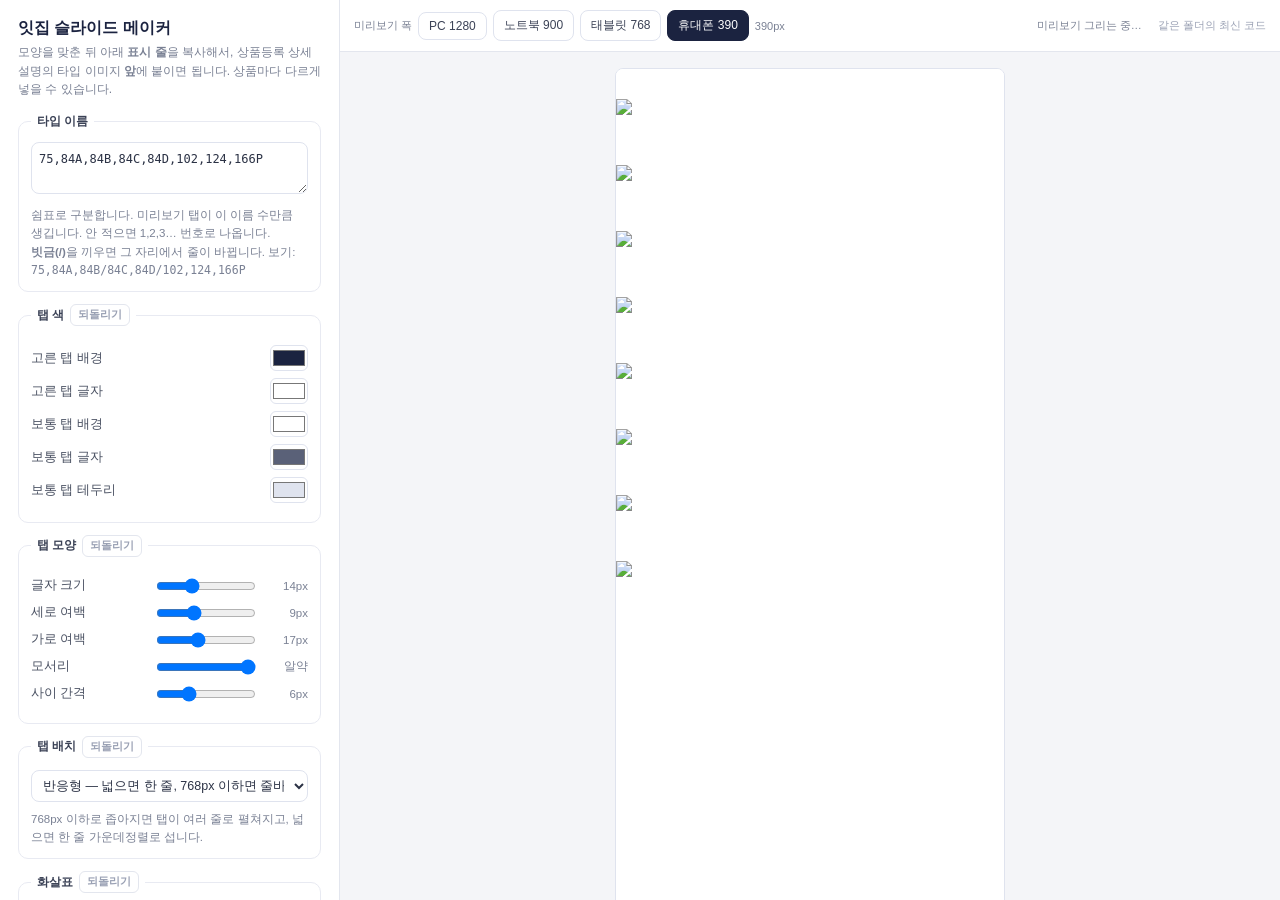
<file: slide-maker.html>
<!doctype html><meta charset=utf-8><meta name=viewport content="width=device-width,initial-scale=1">
<title>잇집 슬라이드 메이커</title>
<link rel="icon" href="favicon.svg" type="image/svg+xml">
<style>
*{box-sizing:border-box}
body{margin:0;font-family:'Pretendard','Malgun Gothic',sans-serif;color:#1b2340;background:#f4f5f8;display:flex;height:100vh;overflow:hidden}
h1{font-size:16px;margin:0 0 4px}
.sub{font-size:12px;color:#7a8194;margin:0 0 14px;line-height:1.55}
#panel{width:340px;flex:0 0 340px;background:#fff;border-right:1px solid #e3e6ee;padding:18px;overflow-y:auto}
#right{flex:1;display:flex;flex-direction:column;min-width:0}
#bar{flex:0 0 auto;padding:10px 14px;background:#fff;border-bottom:1px solid #e3e6ee;display:flex;gap:6px;align-items:center;flex-wrap:wrap}
#stage{flex:1;overflow:auto;padding:16px;display:flex;justify-content:center;align-items:flex-start}
#pv{border:1px solid #dfe3ee;background:#fff;border-radius:8px;flex:0 0 auto}
fieldset{border:1px solid #e8eaf2;border-radius:10px;padding:12px;margin:0 0 12px}
legend{font-size:12px;font-weight:800;color:#3b4256;padding:0 6px}
.row{display:flex;align-items:center;gap:8px;margin:7px 0;font-size:12.5px}
.row label{flex:1;color:#4b5263}
input[type=color]{width:38px;height:26px;padding:0;border:1px solid #dfe3ee;border-radius:6px;background:#fff;cursor:pointer}
input[type=range]{width:100px}
.val{width:42px;text-align:right;color:#7a8194;font-size:11.5px;font-variant-numeric:tabular-nums}
select,textarea,input[type=text]{width:100%;padding:7px;border:1px solid #dfe3ee;border-radius:8px;font:inherit;font-size:12.5px;background:#fff;color:#2b3245}
textarea{resize:vertical;font-family:ui-monospace,Consolas,monospace;font-size:12px;line-height:1.5}
button{font:inherit;cursor:pointer;border-radius:8px;border:1px solid #dfe3ee;background:#fff;padding:6px 10px;font-size:12px;color:#3b4256}
button.on{background:#1b2340;border-color:#1b2340;color:#fff}
button.go{background:#3700ff;border-color:#3700ff;color:#fff;font-weight:700;padding:8px 12px;font-size:12.5px}
.out{width:100%;height:78px;background:#fbfbfd}
.note{font-size:11.5px;color:#7a8194;line-height:1.6;margin:8px 0 0}
.tag{font-size:11px;color:#7a8194}
.chk{display:flex;align-items:center;gap:6px;font-size:12.5px;color:#4b5263;margin:7px 0}
.chk input{width:15px;height:15px;margin:0;accent-color:#3700ff}
legend{display:flex;align-items:center;gap:6px}
.rst{border:1px solid #e3e6ee;background:#fff;color:#9aa1b4;border-radius:6px;padding:2px 7px;font-size:10.5px;font-weight:600;line-height:1.5}
.rst:hover{color:#3700ff;border-color:#c9c2ff;background:#f6f4ff}
.rst.done{color:#3700ff;border-color:#3700ff}
</style>

<div id=panel>
  <h1>잇집 슬라이드 메이커</h1>
  <p class=sub>모양을 맞춘 뒤 아래 <b>표시 줄</b>을 복사해서, 상품등록 상세설명의 타입 이미지 <b>앞</b>에 붙이면 됩니다. 상품마다 다르게 넣을 수 있습니다.</p>

  <fieldset><legend>타입 이름</legend>
    <textarea id=names rows=2 spellcheck=false>75,84A,84B,84C,84D,102,124,166P</textarea>
    <p class=note>쉼표로 구분합니다. 미리보기 탭이 이 이름 수만큼 생깁니다. 안 적으면 1,2,3… 번호로 나옵니다.<br>    <b>빗금(/)</b>을 끼우면 그 자리에서 줄이 바뀝니다. 보기: <code>75,84A,84B/84C,84D/102,124,166P</code></p>
  </fieldset>

  <fieldset data-grp="v_색,v_글자,v_탭배경,v_탭글자,v_테두리"><legend>탭 색 <button type=button class=rst>되돌리기</button></legend>
    <div class=row><label>고른 탭 배경</label><input type=color id=v_색 value="#1b2340"><input type=checkbox class=use data-k=색 checked hidden></div>
    <div class=row><label>고른 탭 글자</label><input type=color id=v_글자 value="#ffffff"></div>
    <div class=row><label>보통 탭 배경</label><input type=color id=v_탭배경 value="#ffffff"></div>
    <div class=row><label>보통 탭 글자</label><input type=color id=v_탭글자 value="#5a6178"></div>
    <div class=row><label>보통 탭 테두리</label><input type=color id=v_테두리 value="#dfe3ee"></div>
  </fieldset>

  <fieldset data-grp="v_크기,py,px,v_모서리,v_간격"><legend>탭 모양 <button type=button class=rst>되돌리기</button></legend>
    <div class=row><label>글자 크기</label><input type=range id=v_크기 min=10 max=22 value=14><span class=val id=s_크기></span></div>
    <div class=row><label>세로 여백</label><input type=range id=py min=4 max=18 value=9><span class=val id=s_py></span></div>
    <div class=row><label>가로 여백</label><input type=range id=px min=8 max=30 value=17><span class=val id=s_px></span></div>
    <div class=row><label>모서리</label><input type=range id=v_모서리 min=0 max=999 value=999><span class=val id=s_모서리></span></div>
    <div class=row><label>사이 간격</label><input type=range id=v_간격 min=0 max=20 value=6><span class=val id=s_간격></span></div>
  </fieldset>

  <fieldset data-grp="v_배치,v_한줄"><legend>탭 배치 <button type=button class=rst>되돌리기</button></legend>
    <select id=v_배치>
      <option value=반응형>반응형 — 넓으면 한 줄, 768px 이하면 줄바꿈</option>
      <option value=줄바꿈>항상 줄바꿈 — 전부 펼쳐서 보임</option>
      <option value=스크롤>항상 한 줄 — 넘치면 옆으로 밀어서 봄</option>
    </select>
    <div class=row id=perRow><label>한 줄에</label>
      <select id=v_한줄 style="width:auto">
        <option value=자동>자동 (들어가는 대로)</option>
        <option value=2>2개씩</option><option value=3>3개씩</option><option value=4>4개씩</option>
        <option value=5>5개씩</option><option value=6>6개씩</option><option value=7>7개씩</option>
        <option value=8>8개씩</option>
      </select>
    </div>
    <p class=note id=n_배치></p>
  </fieldset>

  <fieldset data-grp="v_화살표,arrowc,arrowo,v_화살표크기"><legend>화살표 <button type=button class=rst>되돌리기</button></legend>
    <select id=v_화살표>
      <option value=pc>넓은 화면에서만 (좁으면 손가락으로 밀기)</option>
      <option value=항상>항상 보이기</option>
      <option value=없음>쓰지 않기</option>
    </select>
    <div class=row><label>동그라미 색</label><input type=color id=arrowc value="#1b2340"></div>
    <div class=row><label>진하기</label><input type=range id=arrowo min=10 max=100 value=50><span class=val id=s_arrowo></span></div>
    <div class=row><label>지름</label><input type=range id=v_화살표크기 min=24 max=72 value=38><span class=val id=s_화살표크기></span></div>
  </fieldset>

  <fieldset data-grp="v_창모서리"><legend>창 <button type=button class=rst>되돌리기</button></legend>
    <div class=row><label>모서리 둥글기</label><input type=range id=v_창모서리 min=0 max=40 value=12><span class=val id=s_창모서리></span></div>
  </fieldset>

  <fieldset><legend>붙여넣을 표시</legend>
    <div class=chk><input type=checkbox id=onlychanged checked><label for=onlychanged>바꾼 것만 적기 (줄이 짧아집니다)</label></div>
    <textarea id=out class=out readonly spellcheck=false></textarea>
    <div class=row style="margin-top:6px">
      <button class=go id=copy style="flex:1">시작 줄 복사</button>
      <button id=copyend>끝 줄 복사</button>
      <button id=reset>처음으로</button>
    </div>
    <p class=note><b>넣는 법</b><br>1. 상세설명에서 타입 이미지 <b>바로 앞</b>에 위 시작 줄을 붙입니다.<br>2. 타입 이미지 <b>바로 뒤</b>에 <code>[슬라이드끝]</code>을 붙입니다.<br>3. 저장하고 <b>Ctrl+Shift+R</b>로 새로고침.</p>
  </fieldset>
</div>

<div id=right>
  <div id=bar>
    <span class=tag>미리보기 폭</span>
    <button data-w=1280>PC 1280</button>
    <button data-w=900>노트북 900</button>
    <button data-w=768>태블릿 768</button>
    <button data-w=390 class=on>휴대폰 390</button>
    <span class=tag id=wnow>390px</span>
    <span class=tag id=state style="margin-left:auto"></span>
    <span class=tag id=src style="margin-left:10px;color:#9aa1b4">읽는 중…</span>
  </div>
  <div id=stage><iframe id=pv width=390 height=900 frameborder=0></iframe></div>
</div>

<script>
var IMGS = ["https://cdn.qshop.ai/94548/shop/product/ff0be740871111f189a2c70bc48d3d2e.png?id=15709778", "https://cdn.qshop.ai/94548/shop/product/ff124fe0871111f18aa427a112365b26.png?id=15709784", "https://cdn.qshop.ai/94548/shop/product/ff0bc030871111f194ad3d2e923d85e0.png?id=15709777", "https://cdn.qshop.ai/94548/shop/product/ff1499d0871111f189a2c70bc48d3d2e.png?id=15709779", "https://cdn.qshop.ai/94548/shop/product/ff0d1fc0871111f194ad3d2e923d85e0.png?id=15709781", "https://cdn.qshop.ai/94548/shop/product/ff0ea660871111f194ad3d2e923d85e0.png?id=15709780", "https://cdn.qshop.ai/94548/shop/product/ff136150871111f186c403b5644299bb.png?id=15709785", "https://cdn.qshop.ai/94548/shop/product/ff10c940871111f189a2c70bc48d3d2e.png?id=15709783"];
var BASECSS = "/* ===== itzip-7-slide.css ===== */\n/* 본문 한 구간을 좌우로 넘기게 만든 슬라이더. 구조는 itzip-7-slide.js 가 만듭니다.\n\n     div.izs\n       div.izs-tabs        이름(또는 번호) 알약들\n         button(.on)\n       div.izs-view        보이는 창. 높이는 고른 장에 맞춰 인라인으로 들어갑니다\n         div.izs-track     슬라이드를 옆으로 늘어놓고 translateX 로 밉니다\n           div.izs-s       한 장. 높이가 저마다 달라 인라인 padding-bottom 으로 받습니다\n             img           원본 이미지. 위로 끌어올려 자기 구간만 보입니다\n         b.izs-a           좌우 화살표\n\n   왜 이미지를 잘라 새로 만들지 않고 밀어 올리나: 타입 이미지는 여러 장이 세로로 이어 붙은\n   한 장으로 오기도 합니다. canvas 로 잘라 새 이미지를 만들면 같은 그림을 두 벌 들게 되고\n   (7429px 짜리라 메모리가 큽니다) 화면 폭이 바뀔 때마다 다시 그려야 합니다. 같은 원본을\n   여러 슬라이드가 나눠 쓰고 보이는 구간만 다르게 하면 이미 받아 둔 그림 한 장으로 끝납니다.\n\n   크기는 전부 퍼센트라서 창 크기가 바뀌어도 JS 가 다시 계산할 일이 없습니다.\n     .izs-s 의 padding-bottom = 그 장 높이 / 원본 폭      (퍼센트 padding 은 폭 기준)\n     img 의 translateY        = -그 장 시작 y / 원본 높이 (퍼센트 translate 는 제 높이 기준)\n   이 계산은 이미지가 상자 폭을 정확히 100% 채운다는 전제 위에 섭니다. 아래 img 규칙이\n   그것을 보장합니다. */\n\n/* 색과 크기는 전부 여기 변수로 모아 두었습니다. 모양을 바꾸려면 이 파일을 헤집지 말고\n   맨 아래에 .izs{--izs-on-bg:#3700ff} 처럼 덮어쓰는 뭉치만 붙이면 됩니다.\n   슬라이드메이커(로컬 html)가 그 뭉치를 만들어 줍니다. */\n.izs{\n  --izs-on-bg:#1b2340;               /* 고른 탭 배경 */\n  --izs-on-fg:#fff;                  /* 고른 탭 글자 */\n  --izs-off-bg:#fff;                 /* 보통 탭 배경 */\n  --izs-off-fg:#5a6178;              /* 보통 탭 글자 */\n  --izs-off-line:#dfe3ee;            /* 보통 탭 테두리 */\n  --izs-tab-pad:9px 17px;            /* 탭 안쪽 여백 */\n  --izs-tab-size:14px;               /* 탭 글자 크기 */\n  --izs-tab-round:999px;             /* 탭 모서리. 999 면 알약, 8 이면 사각 */\n  --izs-gap:6px;                     /* 탭 사이 간격 */\n  --izs-round:12px;                  /* 창 모서리 */\n  --izs-arrow:rgba(27,35,64,.5);     /* 화살표 동그라미 */\n  --izs-arrow-on:rgba(27,35,64,.75); /* 화살표 동그라미(마우스 올렸을 때) */\n  --izs-arrow-size:38px;             /* 화살표 지름 */\n  --izs-per:4;                       /* 한 줄에 몇 개 (표시에 한줄=N 을 적었을 때만 씀) */\n  max-width:860px;margin:24px auto;text-align:left\n}\n\n/* 알약 탭. 가운데로 모으되 넘치면 가로로 밉니다. 스크롤 막대는 감춥니다.\n   justify-content 를 두 번 쓰는 것은 오타가 아닙니다. 그냥 center 로 두면 탭이 상자보다\n   길어졌을 때 왼쪽으로 넘친 부분이 스크롤로도 닿지 않습니다(첫 탭이 잘려서 안 나옵니다).\n   safe center 는 넘치는 순간 알아서 왼쪽 붙임으로 물러섭니다. 이 값을 모르는 브라우저는\n   그 줄을 통째로 버리고 앞의 center 를 쓰므로, 넉넉한 PC 에서는 어디서나 가운데로 섭니다. */\n.izs-tabs{display:flex;justify-content:center;justify-content:safe center;gap:var(--izs-gap);overflow-x:auto;padding:0 2px 12px;scrollbar-width:none;-webkit-overflow-scrolling:touch}\n.izs-tabs::-webkit-scrollbar{display:none}\n/* font 단축 속성에 inherit 를 섞으면 안 됩니다. inherit 같은 CSS 공통 낱말은 값 전체일\n   때만 쓸 수 있어서, font:700 14px/1 inherit 는 무효가 되고 선언이 통째로 버려집니다.\n   그러면 글자 크기가 상속값(대개 16px)으로 서서 지정한 크기가 안 먹습니다.\n   그래서 아래처럼 낱개 속성으로 풀어 씁니다. 변수(var)를 쓰려면 어차피 이 편이 안전합니다. */\n.izs-tabs button{flex:0 0 auto;margin:0;border:1px solid var(--izs-off-line);background:var(--izs-off-bg);color:var(--izs-off-fg);border-radius:var(--izs-tab-round);padding:var(--izs-tab-pad);font-weight:700;font-size:var(--izs-tab-size);line-height:1;font-family:inherit;letter-spacing:-.01em;cursor:pointer;transition:background .15s,color .15s,border-color .15s}\n.izs-tabs button.on{background:var(--izs-on-bg);border-color:var(--izs-on-bg);color:var(--izs-on-fg)}\n\n/* 창 높이는 고른 장에 맞춰 JS 가 인라인 padding-bottom 으로 넣습니다. height:0 인 이유는\n   퍼센트 padding 만으로 높이를 만들기 위해서입니다. 장마다 높이가 10% 넘게 차이 나서\n   가장 큰 것에 맞춰 두면 짧은 장 아래에 흰 바닥이 한참 남습니다. */\n.izs-view{position:relative;overflow:hidden;height:0;background:#fff;border-radius:var(--izs-round);transition:padding-bottom .3s ease}\n\n/* align-items 를 flex-start 로 두는 것이 중요합니다. 기본값 stretch 면 슬라이드가 트랙\n   높이까지 늘어나 저마다의 높이가 무시되고 다음 장 머리가 아래에 비쳐 보입니다. */\n.izs-track{position:absolute;top:0;left:0;width:100%;display:flex;align-items:flex-start;transition:transform .3s ease}\n.izs-s{flex:0 0 100%;position:relative;height:0;overflow:hidden}\n\n/* 큐샵과 랜딩 조각이 .productDetailPage #detail img 에 width:auto!important 를 걸어 둡니다.\n   (1,1,1) 이라 클래스 하나로는 !important 를 붙여도 못 이기므로 같은 앞머리에 우리 클래스를\n   얹어 (1,2,1) 로 이깁니다. 폭이 auto 로 서면 858px 짜리가 860 상자 안에서 99.8% 만 차지해\n   위 퍼센트 계산이 그만큼 어긋납니다. 상세페이지 밖에서도 쓰일 수 있게 클래스만 쓴 규칙을\n   같이 둡니다. */\n.izs-s img,.productDetailPage #detail .izs-s img{position:absolute!important;top:0!important;left:0!important;width:100%!important;max-width:none!important;height:auto!important;margin:0!important;display:block!important}\n\n/* 화살표. 창 높이 한가운데에 세웁니다. top 이 퍼센트라 고른 장의 높이를 따라가고,\n   자기 키의 절반만큼 끌어올려야 진짜 가운데에 섭니다.\n   꺾쇠는 글자가 아니라 배경 그림입니다. 홑화살괄호 같은 글자는 폰트마다 좌우 여백이 달라\n   동그라미 한가운데에 안 서기 때문입니다. 그림 안에서 꺾쇠는 x 9.5~14.5, y 6.5~17.5 라\n   24x24 상자의 정중앙(12,12)에 놓이고, background-position:center 가 그 그림을 동그라미\n   한가운데에 놓습니다. 그래서 어떤 폰트에서도 언제나 가운데입니다.\n   꺾쇠는 흰색 고정입니다. 동그라미 색만 바꾸면 어떤 색 위에서도 읽히기 때문입니다.\n   왼쪽 화살표는 같은 그림을 좌우로 뒤집어 씁니다. 동그라미라 뒤집어도 티가 안 납니다.\n   끝에서 처음으로 도니까 비활성 상태가 없습니다. 언제나 둘 다 보입니다.\n   모바일은 손가락으로 밀면 되므로 감춥니다. */\n.izs-a{position:absolute;top:50%;z-index:3;width:var(--izs-arrow-size);height:var(--izs-arrow-size);margin-top:calc(var(--izs-arrow-size) / -2);border-radius:50%;background-color:var(--izs-arrow);background-image:url(\"data:image/svg+xml;utf8,<svg xmlns='http://www.w3.org/2000/svg' viewBox='0 0 24 24' fill='none' stroke='%23ffffff' stroke-width='2.4' stroke-linecap='round' stroke-linejoin='round'><path d='M9.5 6.5 14.5 12 9.5 17.5'/></svg>\");background-repeat:no-repeat;background-position:center;background-size:40% 40%;cursor:pointer;user-select:none}\n.izs-a:hover{background-color:var(--izs-arrow-on)}\n.izs-p{left:10px;transform:scaleX(-1)}\n.izs-n{right:10px}\n\n/* 상품마다 표시 한 줄로 고르는 것들. 표시에 배치=줄바꿈 처럼 적으면 js 가 이 클래스를\n   붙입니다. 클래스를 하나 더 낀 만큼 아래 @media 규칙보다 세므로 화면 폭과 상관없이\n   적은 대로 섭니다. 아무것도 안 적으면 이 클래스가 안 붙어서 기본(반응형)입니다. */\n.izs-wrap .izs-tabs{flex-wrap:wrap;overflow:visible}\n.izs-roll .izs-tabs{flex-wrap:nowrap;overflow-x:auto;overflow-y:hidden}\n\n/* 한 줄에 몇 개로 못박기. 표시에 한줄=4 라고 적으면 js 가 izs-fix 를 붙이고 --izs-per 에 4 를\n   넣습니다. 탭 하나가 (전체폭 - 사이간격들) / 개수 를 차지하므로 줄마다 정확히 그 개수가\n   섭니다. 개수로 안 떨어지는 마지막 줄은 위 safe center 가 가운데로 모아 줍니다.\n   이름이 길어 칸을 넘치면 말줄임표로 자릅니다. 칸 폭이 고정이라 넘치면 줄이 어그러집니다. */\n.izs-fix .izs-tabs button{flex:0 0 calc((100% - var(--izs-gap) * (var(--izs-per) - 1)) / var(--izs-per));text-align:center;overflow:hidden;text-overflow:ellipsis;white-space:nowrap}\n\n/* 이름 사이에 빗금(/)을 넣은 자리. 폭을 통째로 차지해 다음 탭을 아래 줄로 밀어냅니다.\n   높이가 0 이라 눈에는 안 보이고, gap 때문에 줄 간격만 살짝 벌어집니다. */\n.izs-br{flex:0 0 100%;height:0;margin:0;padding:0;border:0;background:none}\n.izs.izs-arw .izs-a{display:block}\n.izs.izs-noarw .izs-a{display:none}\n\n/* 모바일에서는 .ck-content 가 화면 폭까지 벌어져 있으므로(랜딩 조각의 breakout) 좌우 24 를\n   margin 으로 직접 넣어 유튜브 카드·예약폼과 여백을 맞춥니다.\n   탭은 옆으로 미는 대신 줄을 바꿔 전부 펼칩니다. 좁은 화면에서 옆으로 밀어야 하는 목록은\n   가려진 뒤쪽을 못 보고 지나치기 쉬운데, 타입은 전부 훑어보고 고르는 것이라 한눈에 다\n   보이는 편이 낫습니다. wrap 을 켜면 넘칠 일이 없으므로 스크롤 상자도 끕니다.\n   가운데정렬(safe center)은 위 기본 규칙 그대로라 줄마다 가운데로 섭니다.\n   이 줄바꿈 기준(768)과 배치 방식은 슬라이드메이커가 만들어 주는 뭉치로 덮어쓸 수 있습니다. */\n@media(max-width:768px){\n  .izs{margin:24px}\n  .izs-a{display:none}\n  .izs-tabs{flex-wrap:wrap;overflow:visible}\n}\n";
var SLIDEJS = "/* ===== itzip-7-slide.js ===== */\n(function () {\n  // 상세설명 본문의 한 구간을 좌우로 넘기는 슬라이더로 바꿉니다. 타입(평면도)처럼 이미지가\n  // 여러 장 이어지는 곳에 씁니다.\n  //\n  // 상세설명에 쓰는 표시 (예약폼과 같은 결입니다. 주석으로 넣어도 같습니다)\n  //   [슬라이드시작]                     여기부터\n  //   [슬라이드시작:59A,59B,74A]         탭에 이 이름들을 씁니다\n  //   [슬라이드끝]                       여기까지\n  //   <!--슬라이드시작--> <!--슬라이드끝-->\n  //\n  // 모양은 이름 뒤에 막대(|)로 이어 붙입니다. 상품마다 다르게 하려는 것이라 공통 css 가\n  // 아니라 이 표시 한 줄에 담습니다. 에디터는 style 태그를 지우지만 글은 남기니까요.\n  //   [슬라이드시작:59A,59B|색=#3700ff|배치=줄바꿈|화살표=항상]\n  //   색 글자 탭배경 탭글자 테두리 화살표색   색 이름이나 #코드\n  //   크기 모서리 간격 창모서리 화살표크기     숫자(px)\n  //   여백                                   '세로 가로' 두 숫자. 보기: 여백=9 17\n  //   배치      반응형(기본) | 줄바꿈 | 스크롤\n  //   한줄      한 줄에 몇 개로 끊을지. 보기: 한줄=4  (적으면 줄바꿈으로 칩니다)\n  //   화살표    pc(기본) | 항상 | 없음\n  // 이름 사이에 빗금(/)을 끼우면 그 자리에서 줄을 바꿉니다. 한 줄에 몇 개씩 나누는 것으로는\n  // 안 되는 배치를 손으로 정할 때 씁니다.  보기: 75,84A,84B/84C,84D/102,124,166P\n  // 안 적은 것은 기본값 그대로입니다. 오타는 조용히 무시합니다.\n  //\n  // 한 페이지에 여러 벌을 넣어도 됩니다. 시작과 끝을 짝지어 순서대로 다 만듭니다. 짝이 안\n  // 맞는 표시(끝이 없는 시작, 시작이 없는 끝)는 그냥 무시합니다.\n  //\n  // 두 표시 사이에 있는 것이 재료입니다. 이미지가 아닌 것(빈 문단 등)은 슬라이더에 안 들어\n  // 가고 같이 감춰집니다. 구간을 사람이 정해 주므로 코드가 '어디까지가 한 묶음인가'를\n  // 추측하지 않습니다. 나중에 사이에 글 한 줄을 끼워 넣어도 묶음이 깨지지 않습니다.\n  //\n  // 긴 이미지는 알아서 나눕니다: 타입 이미지는 보통 여러 타입이 세로로 이어 붙은 한 장으로\n  // 옵니다. 어느 현장은 12타입이 세 장에 나뉘어 있고 한 장이 7429px 입니다. 타입마다 맨 위에\n  // 가로를 꽉 채운 머리사진(타입명이 얹힌 사진)이 오고 평면도는 흰 바탕 가운데에만 그림이\n  // 있어 가로가 안 찹니다. 그래서 '가로가 거의 다 찬 줄'이 250px 넘게 이어지는 곳이 곧 한\n  // 장의 시작입니다. 머리사진 가운데에 흰 면적 상자가 얹혀 있어 한 번 끊기므로 120px 까지\n  // 벌어진 것은 이어진 것으로 봅니다. 캔버스에 폭 32 로 줄여 그린 뒤 읽습니다. 폭을 24 로\n  // 하든 96 으로 하든 같은 답이 나왔고 세 장을 합쳐 100ms 안쪽입니다.\n  // 나눌 곳을 못 찾으면 그 이미지는 통째로 한 장이 됩니다. 평범한 이미지 여러 장을 넣어도\n  // 그대로 한 장씩 슬라이드가 되므로 타입이 아닌 곳에도 그냥 쓸 수 있습니다.\n  //\n  // 이름은 적으면 탭에 쓰고 안 적으면 번호를 씁니다. 개수가 안 맞아도 번호로 물러설 뿐\n  // 슬라이더는 그대로 만듭니다. 표시를 못 찾거나 이미지가 없으면 아무것도 하지 않습니다.\n  //\n  // 이름은 '몇 장이어야 하는가' 를 알려 주는 구실도 합니다. 이미 타입별로 잘라 올린 현장에서\n  // 우리가 괜히 더 자르면 이름 수와 안 맞게 되는데, 그때는 자르지 않은 쪽을 씁니다. 그래서\n  // 긴 이미지로 올린 현장과 타입별로 잘라 올린 현장이 같은 표시 하나로 다 됩니다.\n  //\n  // 코드가 촘촘한 것은 취향이 아니라 큐샵 공통코드 한도 때문입니다. 주석은 빌드가 걷어냅니다.\n  if (window.fitSlideUp) return;      // 공통푸터는 페이지당 두 벌 실행됩니다\n  window.fitSlideUp = 1;\n  var W = 32, LIGHT = 245, FILL = .95, GAP = 120, MIN = 250, A = '슬라이드시작', B = '슬라이드끝';\n  function hit(s, w) {\n    // [슬라이드시작:이름,이름] 에서 뒤쪽 이름들만 떼어 냅니다. 대괄호와 공백은 있으나 없으나\n    // 같고, 콜론이 없으면 이름이 없는 것입니다.\n    var m = new RegExp('\\\\[?\\\\s*' + w + '\\\\s*[:\\uFF1A]?([^\\\\]\\\\n]*)').exec(s || '');\n    return m ? m[1] : null;\n  }\n  // 이름 목록. 쉼표로 나누고, 빗금(/)이 오면 그 다음 이름부터 새 줄에 놓습니다.\n  // 돌려주는 것은 {t:이름, br:앞에서 줄을 바꾸는가} 꾸러미들입니다.\n  function names(s) {\n    var out = [], buf = '', br = 0, i, ch;\n    s = String(s || '');\n    for (i = 0; i <= s.length; i++) {\n      ch = s.charAt(i);\n      if (i === s.length || ch === ',' || ch === '\\uFF0C' || ch === '/') {\n        buf = buf.replace(/^[\\s\\]]+|[\\s\\]]+$/g, '');\n        if (buf) { out.push({ t: buf, br: br }); br = 0; }\n        buf = '';\n        if (ch === '/') br = 1;\n        continue;\n      }\n      buf += ch;\n    }\n    return out;\n  }\n  // 이름 뒤 막대(|)로 이어 붙인 설정을 뽑습니다.\n  function opts(s) {\n    var a = String(s || '').split('|'), o = {}, i, m;\n    for (i = 1; i < a.length; i++) {\n      m = /^\\s*([^=]+?)\\s*=\\s*(.+?)\\s*$/.exec(a[i]);\n      if (m) o[m[1]] = m[2];\n    }\n    return o;\n  }\n  // 값은 에디터에서 온 남의 글자입니다. setProperty 는 이상한 값을 그냥 버리므로 css 가\n  // 깨질 일은 없지만, 미리 걸러 두면 오타 때문에 엉뚱한 모양이 되는 일이 없습니다.\n  var COLOR = /^(#[0-9a-f]{3,8}|rgba?\\([\\d.,%\\s]+\\)|[a-z]{3,20})$/i;\n  var TINT = { '색': '--izs-on-bg', '글자': '--izs-on-fg', '탭배경': '--izs-off-bg', '탭글자': '--izs-off-fg', '테두리': '--izs-off-line' };\n  var SPAN = { '크기': ['--izs-tab-size', 8, 30], '모서리': ['--izs-tab-round', 0, 999], '간격': ['--izs-gap', 0, 40], '창모서리': ['--izs-round', 0, 60], '화살표크기': ['--izs-arrow-size', 20, 90] };\n  function num(v, lo, hi) { var n = parseFloat(v); return isNaN(n) ? null : Math.max(lo, Math.min(hi, n)) + 'px'; }\n  // 설정을 슬라이더 상자에 입힙니다. 인라인이라 공통 css 의 기본값을 확실히 덮어씁니다.\n  function dress(box, o) {\n    var k, v;\n    for (k in TINT) if (o[k] && COLOR.test(o[k])) box.style.setProperty(TINT[k], o[k]);\n    if (o['화살표색'] && COLOR.test(o['화살표색'])) {\n      box.style.setProperty('--izs-arrow', o['화살표색']);\n      box.style.setProperty('--izs-arrow-on', o['화살표색']);\n    }\n    for (k in SPAN) if (o[k] && (v = num(o[k], SPAN[k][1], SPAN[k][2]))) box.style.setProperty(SPAN[k][0], v);\n    v = o['여백'];                                   // '세로 가로' 순서입니다\n    if (v && /^\\d+\\s+\\d+$/.test(v)) box.style.setProperty('--izs-tab-pad', v.replace(/(\\d+)\\s+(\\d+)/, '$1px $2px'));\n    v = o['배치'];\n    if (v === '줄바꿈') box.className += ' izs-wrap';\n    else if (v === '스크롤' || v === '가로스크롤') box.className += ' izs-roll';\n    // 한 줄에 몇 개로 끊을지. 적으면 줄바꿈으로 칩니다. 탭 하나의 폭을 (100% - 사이간격) / 개수\n    // 로 못박아 두면 개수대로 딱 떨어지고, 남는 마지막 줄은 가운데로 모입니다.\n    v = o['한줄'];\n    if (v && /^\\d+$/.test(v) && +v >= 1 && +v <= 12) {\n      box.className += ' izs-wrap izs-fix';\n      box.style.setProperty('--izs-per', String(+v));\n    }\n    v = o['화살표'];\n    if (v === '항상') box.className += ' izs-arw';\n    else if (v === '없음' || v === '안함' || v === '끔') box.className += ' izs-noarw';\n  }\n  // 본문 맨 위에서 아래로 훑으며 표시를 순서대로 모읍니다. 글로 쓴 것과 주석을 한 줄에 놓고\n  // 보아야 여러 벌의 짝을 제대로 지을 수 있어서 한 번에 훑습니다.\n  //   k=1 시작표시, k=0 끝표시, at=본문 직계 자식(이 자리에 슬라이더가 들어갑니다)\n  function marks(c) {\n    var out = [], n, wk, q;\n    function put(host, s) {\n      var x = hit(s, A);\n      if (x !== null) { out.push({ k: 1, at: host, s: x }); return 1; }\n      x = hit(s, B);\n      if (x !== null) { out.push({ k: 0, at: host }); return 1; }\n      return 0;\n    }\n    for (n = c.firstChild; n; n = n.nextSibling) {\n      if (n.nodeType == 8) { put(n, n.nodeValue); continue; }\n      if (n.nodeType != 1 || (n.querySelector && n.querySelector('img'))) continue;\n      if (put(n, n.textContent)) continue;\n      wk = document.createTreeWalker(n, 128);   // 128 은 주석 노드만 보라는 뜻입니다\n      while ((q = wk.nextNode())) if (put(n, q.nodeValue)) break;\n    }\n    return out;\n  }\n  // 두 표시 사이의 직계 자식들. 표시 자체는 뺍니다. 이미 손을 댄 구간이면 null 을 주어\n  // 다시 만들지 않게 합니다. 알아보는 표가 셋입니다.\n  //   className 'izs'   이미 만들어 둔 슬라이더가 그 자리에 있다\n  //   data-izs          만들면서 감춰 둔 원본이다\n  //   __izs             지금 이미지를 읽는 중이다. 아직 아무것도 안 생겼지만 임자가 있다\n  // 셋째가 없으면 안 됩니다. 이미지를 읽는 동안 큐샵이 본문을 다시 그리면 그때마다 place()\n  // 가 불려서 '아직 아무것도 없네' 하고 같은 구간을 또 만들기 시작합니다. 그렇게 출발한\n  // 여러 벌이 나중에 다 같이 완성되어 슬라이더가 서너 개씩 겹쳐 쌓입니다.\n  // 자바스크립트 속성으로 두는 이유는, 만들다 실패했을 때 아래 place() 의 '되살아난 원본\n  // 다시 감추기'가 이 노드들까지 감춰서 이미지를 통째로 없애 버리면 안 되기 때문입니다.\n  function seg(c, a, b) {\n    var r = [], n, on = 0, had = 0;\n    for (n = c.firstChild; n; n = n.nextSibling) {\n      if (n === a) { on = 1; continue; }\n      if (n === b) return had ? null : r;\n      if (!on || n.nodeType != 1) continue;\n      if (n.className === 'izs' || n.__izs || n.getAttribute('data-izs')) { had = 1; continue; }\n      r.push(n);\n    }\n    return null;                                 // 끝 표시가 시작보다 앞에 있으면 포기합니다\n  }\n  // 픽셀을 읽으려면 CORS 로 받아 둔 그림이어야 합니다. 아직 아니면 모드를 바꿔 다시 물립니다.\n  // 슬라이드가 쓸 img 도 같은 주소에 같은 모드라 브라우저가 받아 둔 것을 그대로 씁니다.\n  // 그래서 12장이 원본 세 장을 나눠 써도 내려받는 것은 결국 세 장뿐입니다.\n  function ready(im, cb) {\n    if (im.crossOrigin && im.complete && im.naturalWidth) return cb(im);\n    function off() { im.removeEventListener('load', on); im.removeEventListener('error', er); }\n    function on() { off(); cb(im.naturalWidth ? im : null); }\n    function er() { off(); cb(null); }\n    im.addEventListener('load', on);\n    im.addEventListener('error', er);\n    if (!im.crossOrigin) { var u = im.src; im.crossOrigin = 'anonymous'; im.src = u; }\n  }\n  // 한 장이 시작하는 y 들. 못 읽으면(그림이 있는 곳이 CORS 를 안 열어 준 경우) 통째로 한 장\n  // 으로 봅니다. 나눌 곳을 못 찾았을 때도 마찬가지입니다.\n  function cuts(im) {\n    var H = im.naturalHeight, c = document.createElement('canvas'), g, d, y, x, i, n, run = [], st = null, m = [], out = [];\n    if (!H || !c.getContext) return [0];\n    c.width = W; c.height = H;\n    g = c.getContext('2d');\n    g.drawImage(im, 0, 0, W, H);\n    try { d = g.getImageData(0, 0, W, H).data; } catch (e) { return [0]; }\n    for (y = 0; y < H; y++) {\n      n = 0;\n      for (x = 0; x < W; x++) {\n        i = (y * W + x) * 4;\n        if ((d[i] * 299 + d[i + 1] * 587 + d[i + 2] * 114) / 1000 < LIGHT) n++;\n      }\n      if (n / W > FILL) { if (st === null) st = y; }\n      else if (st !== null) { run.push([st, y]); st = null; }\n    }\n    if (st !== null) run.push([st, H]);\n    for (i = 0; i < run.length; i++) {\n      if (m.length && run[i][0] - m[m.length - 1][1] < GAP) m[m.length - 1][1] = run[i][1];\n      else m.push([run[i][0], run[i][1]]);\n    }\n    for (i = 0; i < m.length; i++) if (m[i][1] - m[i][0] >= MIN) out.push(m[i][0]);\n    if (!out.length || out[0] !== 0) out.unshift(0);   // 첫 장은 언제나 맨 위에서 시작합니다\n    return out;\n  }\n  // 이름은 에디터에서 온 남의 글자라 textContent 로만 넣습니다. 주소는 이미 페이지에 있던\n  // 이미지의 것을 src 로 직접 옮깁니다. innerHTML 로 문자열을 이어 붙이지 않습니다.\n  function build(nm, op, rows, list) {\n    var b, one = [], many = [], i, im, t, j, box, tabs, view, track, prev, next, cur = 0, bt = [];\n    for (i = 0; i < list.length; i++) {\n      if (!list[i]) continue;\n      im = list[i].im; t = list[i].cuts;\n      // 두 가지로 세어 둡니다. one = 이미지 한 장이 곧 한 장, many = 나눈 것\n      one.push({ u: im.src, w: im.naturalWidth, h: im.naturalHeight, y: 0, d: im.naturalHeight });\n      for (j = 0; j < t.length; j++)\n        many.push({ u: im.src, w: im.naturalWidth, h: im.naturalHeight, y: t[j], d: (j + 1 < t.length ? t[j + 1] : im.naturalHeight) - t[j] });\n    }\n    // 이름을 적어 주었으면 그 개수가 곧 '몇 장이어야 하는가' 입니다. 나눈 쪽이 그 수와 다르고\n    // 안 나눈 쪽이 딱 맞으면, 이미 타입별로 잘라 올린 현장이라는 뜻이므로 나누지 않습니다.\n    // 타입 한 장 안에 넓은 사진이 하나 더 들어 있으면 그것을 다음 타입의 머리사진으로 잘못\n    // 볼 수 있는데(오산 헤리티지 자이의 166P 가 그랬습니다) 이 검사가 그것을 걷어냅니다.\n    b = (nm.length && nm.length !== many.length && nm.length === one.length) ? one : many;\n    if (b.length < 2) return 0;                  // 한 장뿐이면 넘길 것이 없습니다\n    // 그리기 직전 마지막 확인. 여기까지 오는 길이 비동기라(이미지를 기다립니다) 그 사이에\n    // 다른 경로로 이미 만들어졌을 수 있습니다. 이 검사와 위 __izs 임자 표시 둘 다 있어야\n    // 같은 자리에 두 벌이 겹쳐 쌓이지 않습니다.\n    for (i = 0; i < rows.length; i++) if (!rows[i].parentNode || rows[i].getAttribute('data-izs')) return 0;\n    if (nm.length !== b.length) nm = null;       // 개수가 안 맞으면 이름 대신 번호\n    box = document.createElement('div'); box.className = 'izs';\n    dress(box, op);\n    tabs = document.createElement('div'); tabs.className = 'izs-tabs';\n    view = document.createElement('div'); view.className = 'izs-view';\n    track = document.createElement('div'); track.className = 'izs-track';\n    for (i = 0; i < b.length; i++) {\n      var s = document.createElement('div'), g = document.createElement('img'), e = document.createElement('button');\n      s.className = 'izs-s';\n      s.style.paddingBottom = (b[i].d / b[i].w * 100).toFixed(3) + '%';\n      g.crossOrigin = 'anonymous';\n      g.alt = nm ? nm[i].t : '';\n      g.style.transform = 'translateY(' + (-b[i].y / b[i].h * 100).toFixed(4) + '%)';\n      g.src = b[i].u;\n      s.appendChild(g); track.appendChild(s);\n      // 이름 앞에 빗금이 있었으면 여기서 줄을 바꿉니다. 폭을 다 차지하는 빈 조각을 끼우면\n      // 다음 탭이 아래 줄로 밀려납니다. flex 에서 줄을 끊는 가장 얌전한 방법입니다.\n      if (nm && i && nm[i].br) {\n        var br = document.createElement('i');\n        br.className = 'izs-br';\n        tabs.appendChild(br);\n      }\n      e.type = 'button'; e.textContent = nm ? nm[i].t : String(i + 1);\n      e.onclick = (function (k) { return function () { go(k); }; })(i);\n      tabs.appendChild(e); bt.push(e);\n    }\n    // 꺾쇠 모양은 css 가 배경 그림으로 넣습니다. 글자로 두면 폰트마다 좌우 여백이 달라\n    // 동그라미 한가운데에 안 섭니다.\n    prev = document.createElement('b'); prev.className = 'izs-a izs-p';\n    next = document.createElement('b'); next.className = 'izs-a izs-n';\n    prev.onclick = function () { go(cur - 1); };\n    next.onclick = function () { go(cur + 1); };\n    view.appendChild(track); view.appendChild(prev); view.appendChild(next);\n    box.appendChild(tabs); box.appendChild(view);\n    // 끝에서 한 칸 더 가면 처음으로, 처음에서 뒤로 가면 끝으로 돌아옵니다.\n    // 두 칸 넘게 건너뛸 때는 애니메이션을 끕니다. 탭으로 59A 에서 125P 로 갈 때 열두 장을\n    // 0.3초 만에 훑고 지나가면 그냥 번쩍이는 것으로 보이고, 끝에서 처음으로 도는 것도\n    // 되감기처럼 보이기 때문입니다. 옆칸으로 한 칸씩 움직일 때만 미끄러집니다.\n    function go(k) {\n      var n = b.length, far, i2;\n      k = (k % n + n) % n;\n      far = Math.abs(k - cur) > 1;\n      cur = k;\n      if (far) track.style.transition = 'none';\n      track.style.transform = 'translateX(' + (-k * 100) + '%)';\n      if (far) { void track.offsetWidth; track.style.transition = ''; }   // 리플로우로 즉시 반영\n      view.style.paddingBottom = (b[k].d / b[k].w * 100).toFixed(3) + '%';\n      for (i2 = 0; i2 < bt.length; i2++) bt[i2].className = i2 === k ? 'on' : '';\n      tabs.scrollLeft = bt[k].offsetLeft - (tabs.clientWidth - bt[k].offsetWidth) / 2;\n    }\n    // 손가락으로 밀기. 처음 몇 px 로 가로인지 세로인지 정하고 가로일 때만 화면 스크롤을\n    // 막습니다. 이러지 않으면 슬라이더 위에서 페이지를 위아래로 못 넘깁니다.\n    var x0 = 0, y0 = 0, dx = 0, way = 0;\n    view.addEventListener('touchstart', function (e) {\n      x0 = e.touches[0].clientX; y0 = e.touches[0].clientY; dx = 0; way = 0;\n      track.style.transition = 'none';\n    }, true);\n    function drag(e) {\n      var ax = e.touches[0].clientX - x0, ay = e.touches[0].clientY - y0;\n      if (!way) way = Math.abs(ax) > Math.abs(ay) + 4 ? 1 : Math.abs(ay) > 4 ? 2 : 0;\n      if (way != 1) return;\n      dx = ax;\n      if (e.cancelable) e.preventDefault();\n      track.style.transform = 'translateX(calc(' + (-cur * 100) + '% + ' + Math.round(dx) + 'px))';\n    }\n    // passive:false 를 줘야 preventDefault 가 먹습니다. 옵션 객체를 모르는 옛 브라우저는\n    // 두 번째 인자를 참으로 읽어 캡처로 붙는데 그래도 동작에는 지장이 없습니다.\n    try { view.addEventListener('touchmove', drag, { passive: false }); }\n    catch (e) { view.addEventListener('touchmove', drag, false); }\n    view.addEventListener('touchend', function () {\n      track.style.transition = '';\n      go(way == 1 && Math.abs(dx) > 40 ? cur + (dx < 0 ? 1 : -1) : cur);\n    }, true);\n    rows[0].parentNode.insertBefore(box, rows[0]);\n    for (i = 0; i < rows.length; i++) { rows[i].setAttribute('data-izs', '1'); gone(rows[i]); }\n    go(0);\n    return 1;\n  }\n  // 원본을 감출 때 !important 를 같이 걸어야 합니다. 랜딩 조각이 모바일에서\n  //   @media(max-width:768px){ .productDetailPage #detail figure.image{display:block !important} }\n  // 를 걸어 두는데, 그냥 인라인 style.display='none' 은 !important 가 아니라서 이 규칙에\n  // 집니다. 그러면 PC 에서는 멀쩡한데 휴대폰에서만 슬라이더 아래에 원본 긴 이미지가\n  // 그대로 딸려 나옵니다. 인라인에 !important 를 붙이면 어떤 스타일시트보다 세므로\n  // 화면 크기와 상관없이 확실히 감춰집니다.\n  function gone(n) {\n    if (n.style.setProperty) n.style.setProperty('display', 'none', 'important');\n    else n.style.display = 'none';\n  }\n  function place() {\n    var c = document.querySelector('.productDetailPage #detail .ck-content'), old, all, i, a = null;\n    if (!c) return;\n    // 큐샵이 상세설명을 다시 그리면 감춰 둔 원본이 되살아납니다. 그때는 다시 감춥니다.\n    old = c.querySelectorAll('[data-izs]');\n    for (i = 0; i < old.length; i++) gone(old[i]);\n    all = marks(c);\n    for (i = 0; i < all.length; i++) {\n      if (all[i].k) { a = all[i]; continue; }   // 시작표시를 들고 있다가\n      if (!a) continue;                         // 짝 없는 끝표시는 버립니다\n      one(c, a, all[i]);\n      a = null;\n    }\n  }\n  // 한 벌을 만듭니다. 이미지를 다 읽은 뒤에야 그릴 수 있으므로 여기서 기다립니다.\n  function one(c, a, z) {\n    var rows = seg(c, a.at, z.at), ims = [], list = [], left, i, e;\n    if (!rows || !rows.length) return;\n    for (i = 0; i < rows.length; i++) { e = rows[i].querySelector && rows[i].querySelector('img'); if (e) ims.push(e); }\n    if (!ims.length) return;\n    for (i = 0; i < rows.length; i++) rows[i].__izs = 1;   // 임자 표시. 기다리기 전에 박습니다\n    left = ims.length;\n    for (i = 0; i < ims.length; i++) grab(i);\n    function grab(k) {\n      ready(ims[k], function (im) {\n        list[k] = im ? { im: im, cuts: cuts(im) } : null;\n        if (--left) return;\n        // 이름은 막대(|) 앞까지만입니다. 뒤쪽은 모양 설정입니다.\n        if (!build(names(String(a.s).split('|')[0]), opts(a.s), rows, list)) return;\n        drop(a.at); drop(z.at);\n      });\n    }\n    // 글로 쓴 표시는 지웁니다. 주석은 어차피 안 보이므로 그대로 둡니다. 다시 훑을 때는\n    // seg() 가 이미 만든 구간을 알아보고 건너뜁니다.\n    function drop(n) { if (n.nodeType == 1 && n.parentNode) n.parentNode.removeChild(n); }\n  }\n  // 상세설명은 큐샵이 나중에 그려 넣으므로 한 번만 훑으면 놓칩니다. 변경을 다음 프레임\n  // 한 번으로 모아서 처리합니다.\n  var q = 0;\n  function scan() {\n    if (q) return;\n    q = 1;\n    (window.requestAnimationFrame || function (f) { setTimeout(f, 16); })(function () { q = 0; place(); });\n  }\n  scan();\n  try { new MutationObserver(scan).observe(document.documentElement, { childList: 1, subtree: 1 }); } catch (e) {}\n})();\n";
var $ = function (id) { return document.getElementById(id); };

// 기본값. 이것과 같으면 표시 줄에 안 적습니다(줄이 길어지지 않게).
var DEF = { '색': '#1b2340', '글자': '#ffffff', '탭배경': '#ffffff', '탭글자': '#5a6178', '테두리': '#dfe3ee',
            '크기': '14', '모서리': '999', '간격': '6', '창모서리': '12', '화살표크기': '38',
            '배치': '반응형', '한줄': '자동', '화살표': 'pc', py: '9', px: '17', arrowc: '#1b2340', arrowo: '50' };

// 조절기 하나하나의 처음값. 영역 되돌리기와 전체 되돌리기가 이 표 하나만 봅니다.
var CTL = { 'v_색': '#1b2340', 'v_글자': '#ffffff', 'v_탭배경': '#ffffff', 'v_탭글자': '#5a6178', 'v_테두리': '#dfe3ee',
            'v_크기': '14', py: '9', px: '17', 'v_모서리': '999', 'v_간격': '6',
            'v_배치': '반응형', 'v_한줄': '자동',
            'v_화살표': 'pc', arrowc: '#1b2340', arrowo: '50', 'v_화살표크기': '38',
            'v_창모서리': '12' };

// 표시 줄에 그대로 들어갈 원문. 빗금(/)은 줄바꿈 표시라 살려 둡니다.
function rawNames() {
  return $('names').value
    .replace(/\s+/g, ' ')
    .replace(/\s*([,\/])\s*/g, '$1')
    .replace(/^[\s,\/]+|[\s,\/]+$/g, '');
}
// 개수 세기용. 쉼표와 빗금 둘 다로 나눕니다.
function names() {
  var a = rawNames().split(/[,，\/]/), r = [], i, v;
  for (i = 0; i < a.length; i++) { v = a[i].replace(/^[\s\]|]+|[\s\]|]+$/g, ''); if (v) r.push(v); }
  return r;
}
function hex2rgb(h) {
  h = h.replace('#', '');
  if (h.length === 3) h = h[0] + h[0] + h[1] + h[1] + h[2] + h[2];
  return [parseInt(h.slice(0, 2), 16), parseInt(h.slice(2, 4), 16), parseInt(h.slice(4, 6), 16)];
}
function rgba(hex, pct) {
  var c = hex2rgb(hex);
  return 'rgba(' + c[0] + ',' + c[1] + ',' + c[2] + ',' + String(+(pct / 100).toFixed(2)) + ')';
}

// 지금 고른 값들을 설정 꾸러미로 모읍니다. 표시 줄과 미리보기가 같은 것을 씁니다.
function conf() {
  var o = {}, k, keys = ['색','글자','탭배경','탭글자','테두리','크기','모서리','간격','창모서리','화살표크기','배치','한줄','화살표'];
  for (k = 0; k < keys.length; k++) o[keys[k]] = $('v_' + keys[k]).value;
  o['여백'] = $('py').value + ' ' + $('px').value;
  o['화살표색'] = rgba($('arrowc').value, $('arrowo').value);
  return o;
}
// 기본과 다른 것만 골라 냅니다.
function changed(o) {
  var r = {}, k;
  for (k in o) {
    if (k === '여백') { if (o[k] !== DEF.py + ' ' + DEF.px) r[k] = o[k]; continue; }
    if (k === '화살표색') { if (o[k] !== rgba(DEF.arrowc, DEF.arrowo)) r[k] = o[k]; continue; }
    if (String(o[k]) !== String(DEF[k])) r[k] = o[k];
  }
  return r;
}
function line() {
  var o = conf(), use = $('onlychanged').checked ? changed(o) : o, k, p = [];
  for (k in use) { if (use[k] === '자동') continue; p.push(k + '=' + use[k]); }
  var nm = rawNames();
  return '[슬라이드시작' + (nm ? ':' + nm : '') + (p.length ? (nm ? '|' : ':|') + p.join('|') : '') + ']';
}

// 미리보기에 같은 설정을 입힙니다. 공통코드의 dress() 와 같은 일을 합니다.
var TINT = { '색': '--izs-on-bg', '글자': '--izs-on-fg', '탭배경': '--izs-off-bg', '탭글자': '--izs-off-fg', '테두리': '--izs-off-line' };
var SPAN = { '크기': '--izs-tab-size', '모서리': '--izs-tab-round', '간격': '--izs-gap', '창모서리': '--izs-round', '화살표크기': '--izs-arrow-size' };
function dress(box, o) {
  var k;
  box.className = 'izs';
  for (k in TINT) box.style.setProperty(TINT[k], o[k]);
  for (k in SPAN) box.style.setProperty(SPAN[k], o[k] + 'px');
  box.style.setProperty('--izs-tab-pad', o['여백'].replace(/(\d+)\s+(\d+)/, '$1px $2px'));
  box.style.setProperty('--izs-arrow', o['화살표색']);
  box.style.setProperty('--izs-arrow-on', o['화살표색']);
  if (o['배치'] === '줄바꿈') box.className += ' izs-wrap';
  else if (o['배치'] === '스크롤') box.className += ' izs-roll';
  if (o['한줄'] !== '자동') { box.className += ' izs-wrap izs-fix'; box.style.setProperty('--izs-per', o['한줄']); }
  else box.style.removeProperty('--izs-per');
  if (o['화살표'] === '항상') box.className += ' izs-arw';
  else if (o['화살표'] === '없음') box.className += ' izs-noarw';
}

function label() {
  $('s_크기').textContent = $('v_크기').value + 'px';
  $('s_py').textContent = $('py').value + 'px';
  $('s_px').textContent = $('px').value + 'px';
  $('s_모서리').textContent = ($('v_모서리').value >= 900 ? '알약' : $('v_모서리').value + 'px');
  $('s_간격').textContent = $('v_간격').value + 'px';
  $('s_arrowo').textContent = $('arrowo').value + '%';
  $('s_화살표크기').textContent = $('v_화살표크기').value + 'px';
  $('s_창모서리').textContent = $('v_창모서리').value + 'px';
  var m = $('v_배치').value;
  $('perRow').style.display = (m === '줄바꿈') ? '' : 'none';
  if (m !== '줄바꿈') $('v_한줄').value = '자동';
  $('n_배치').textContent =
    m === '반응형' ? '768px 이하로 좁아지면 탭이 여러 줄로 펼쳐지고, 넓으면 한 줄 가운데정렬로 섭니다.'
    : m === '줄바꿈' ? '폭과 상관없이 늘 여러 줄로 펼칩니다. 탭이 많으면 위쪽을 많이 차지합니다.'
    : '폭과 상관없이 늘 한 줄입니다. 넘치면 밀어서 봅니다. 뒤쪽 탭을 못 보고 지나칠 수 있습니다.';
}

// 미리보기 iframe. @media 는 창 폭을 보므로 iframe 이어야 폭별로 제대로 확인됩니다.
var pv = $('pv'), doc = null, waiting = 0;
function frameHTML() {
  var nm = names(), raw = rawNames(), n = Math.max(2, nm.length || 8), figs = '', i;
  for (i = 0; i < n; i++)
    figs += '<figure class="image"><img src="' + IMGS[i % IMGS.length] + '"></figure>\n<p>&nbsp;</p>\n';
  return '<!doctype html><meta charset="utf-8">'
    + '<style>' + BASECSS
    + 'body{margin:0;padding:14px 0;font-family:Pretendard,"Malgun Gothic",sans-serif;background:#fff}'
    + '.ck-content{max-width:860px;margin:0 auto}'
    + '.productDetailPage #detail .ck-content{text-align:center !important}'
    + '.productDetailPage #detail figure{width:auto !important;max-width:100% !important;margin-left:auto !important;margin-right:auto !important;float:none !important}'
    + '.productDetailPage #detail img{width:auto !important;max-width:100% !important;height:auto !important;display:block !important;margin-left:auto !important;margin-right:auto !important}'
    + '@media (max-width:768px){'
    + '.productDetailPage #detail .ck-content{width:100vw !important;max-width:100vw !important;margin-left:calc(50% - 50vw) !important;margin-right:calc(50% - 50vw) !important;padding-left:0 !important;padding-right:0 !important;overflow:visible !important}'
    + '.productDetailPage #detail figure.image{display:block !important;width:100% !important;max-width:100% !important;margin-left:0 !important;margin-right:0 !important}'
    + '.productDetailPage #detail img{width:100% !important;max-width:100% !important;margin-left:0 !important;margin-right:0 !important}}'
    + '</style>'
    + '<div class="productDetailPage"><div id="detail"><div class="ck-content">'
    + '<p>[슬라이드시작' + (raw ? ':' + raw : '') + ']</p>\n' + figs + '<p>[슬라이드끝]</p>'
    + '</div></div></div>'
    + '<scr' + 'ipt>' + SLIDEJS + '</scr' + 'ipt>';
}
function rebuild() {
  $('state').textContent = '미리보기 그리는 중…';
  doc = null;
  pv.srcdoc = frameHTML();
}
pv.onload = function () {
  doc = pv.contentDocument;
  paint();
};
function paint() {
  label();
  $('out').value = line() + '\n   ↑ 타입 이미지들 바로 앞에\n[슬라이드끝]\n   ↑ 타입 이미지들 바로 뒤에';
  if (!doc) return;
  var box = doc.querySelector('.izs');
  if (!box) { $('state').textContent = '미리보기 그리는 중…'; return setTimeout(paint, 200); }
  dress(box, conf());
  $('state').textContent = '탭 ' + box.querySelectorAll('.izs-tabs button').length + '개';
}

var ids = ['v_색','v_글자','v_탭배경','v_탭글자','v_테두리','v_크기','py','px','v_모서리','v_간격',
           'v_배치','v_한줄','v_화살표','arrowc','arrowo','v_화살표크기','v_창모서리','onlychanged'];
for (var i = 0; i < ids.length; i++) {
  $(ids[i]).addEventListener('input', paint);
  $(ids[i]).addEventListener('change', paint);
}
// 이름이 바뀌면 탭 수가 달라지므로 미리보기를 다시 그립니다. 타이핑 중에는 기다립니다.
$('names').addEventListener('input', function () {
  clearTimeout(waiting);
  waiting = setTimeout(rebuild, 500);
  paint();
});

var btns = document.querySelectorAll('#bar button[data-w]');
for (var j = 0; j < btns.length; j++) (function (b) {
  b.onclick = function () {
    pv.width = b.getAttribute('data-w');
    $('wnow').textContent = b.getAttribute('data-w') + 'px';
    for (var k = 0; k < btns.length; k++) btns[k].className = (btns[k] === b ? 'on' : '');
  };
})(btns[j]);

function copy(text, btn, done) {
  var t = document.createElement('textarea');
  t.value = text; document.body.appendChild(t); t.select();
  try { document.execCommand('copy'); } catch (e) {}
  document.body.removeChild(t);
  var old = btn.textContent;
  btn.textContent = done;
  setTimeout(function () { btn.textContent = old; }, 1200);
}
$('copy').onclick = function () { copy(line(), this, '복사했습니다'); };
$('copyend').onclick = function () { copy('[슬라이드끝]', this, '복사됨'); };
function restore(list) {
  for (var i = 0; i < list.length; i++) if (CTL[list[i]] !== undefined) $(list[i]).value = CTL[list[i]];
  paint();
}
// 영역마다 달린 되돌리기. 그 영역 조절기만 처음값으로 돌립니다.
var sets = document.querySelectorAll('fieldset[data-grp]');
for (var q = 0; q < sets.length; q++) (function (fs) {
  var b = fs.querySelector('.rst');
  if (!b) return;
  b.onclick = function () {
    restore(fs.getAttribute('data-grp').split(','));
    b.className = 'rst done';
    b.textContent = '되돌렸습니다';
    setTimeout(function () { b.className = 'rst'; b.textContent = '되돌리기'; }, 1000);
  };
})(sets[q]);
// 아래쪽 전체 되돌리기
$('reset').onclick = function () {
  var all = [], k;
  for (k in CTL) all.push(k);
  restore(all);
};
// 같은 폴더의 itzip.css / itzip.js 를 먼저 읽어 씁니다. 깃허브 페이지에 함께 올려 두면
// 공통코드를 고칠 때마다 이 파일을 다시 만들 필요가 없습니다. 늘 지금 서비스되는 코드
// 그대로 미리보기가 나옵니다.
// 컴퓨터에 받아 둔 파일을 그냥 두 번 눌러 열면(file://) 브라우저가 fetch 를 막습니다.
// 그때는 아래 품고 있는 사본으로 물러섭니다. 그래서 한 파일이 두 곳에서 다 됩니다.
function pull(done) {
  var mark = { css: '/* ===== itzip-7-slide.css =====', js: '/* ===== itzip-7-slide.js =====' };
  if (!window.fetch || location.protocol === 'file:') { $('src').textContent = '품고 있는 사본'; return done(); }
  function get(u) { return fetch(u, { cache: 'no-cache' }).then(function (r) { return r.ok ? r.text() : ''; }).catch(function () { return ''; }); }
  Promise.all([get('itzip.css'), get('itzip.js')]).then(function (a) {
    var i = a[0].indexOf(mark.css), j = a[1].indexOf(mark.js), got = 0;
    if (i >= 0) { BASECSS = a[0].slice(i); got++; }
    if (j >= 0) { SLIDEJS = a[1].slice(j); got++; }
    $('src').textContent = got === 2 ? '같은 폴더의 최신 코드' : '품고 있는 사본';
    done();
  });
}
pull(function () { rebuild(); paint(); });
</script>
</file>
